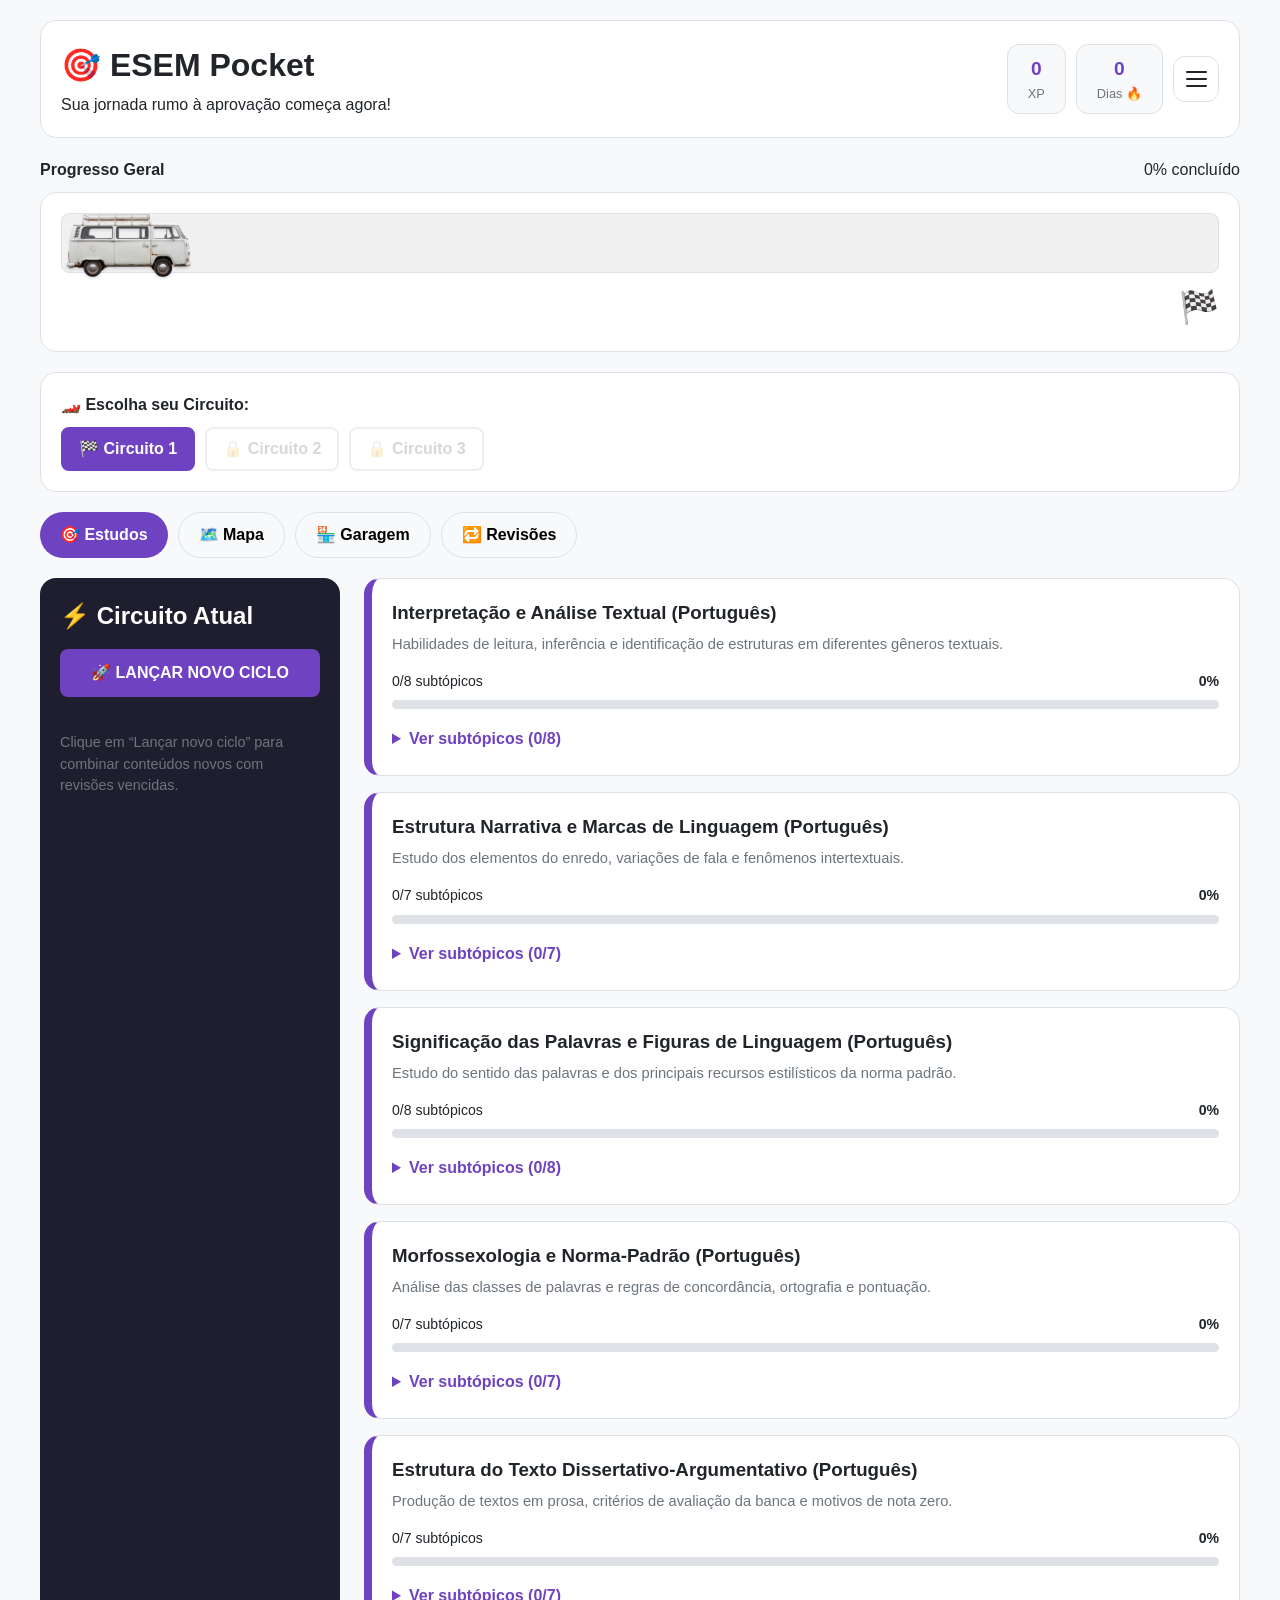
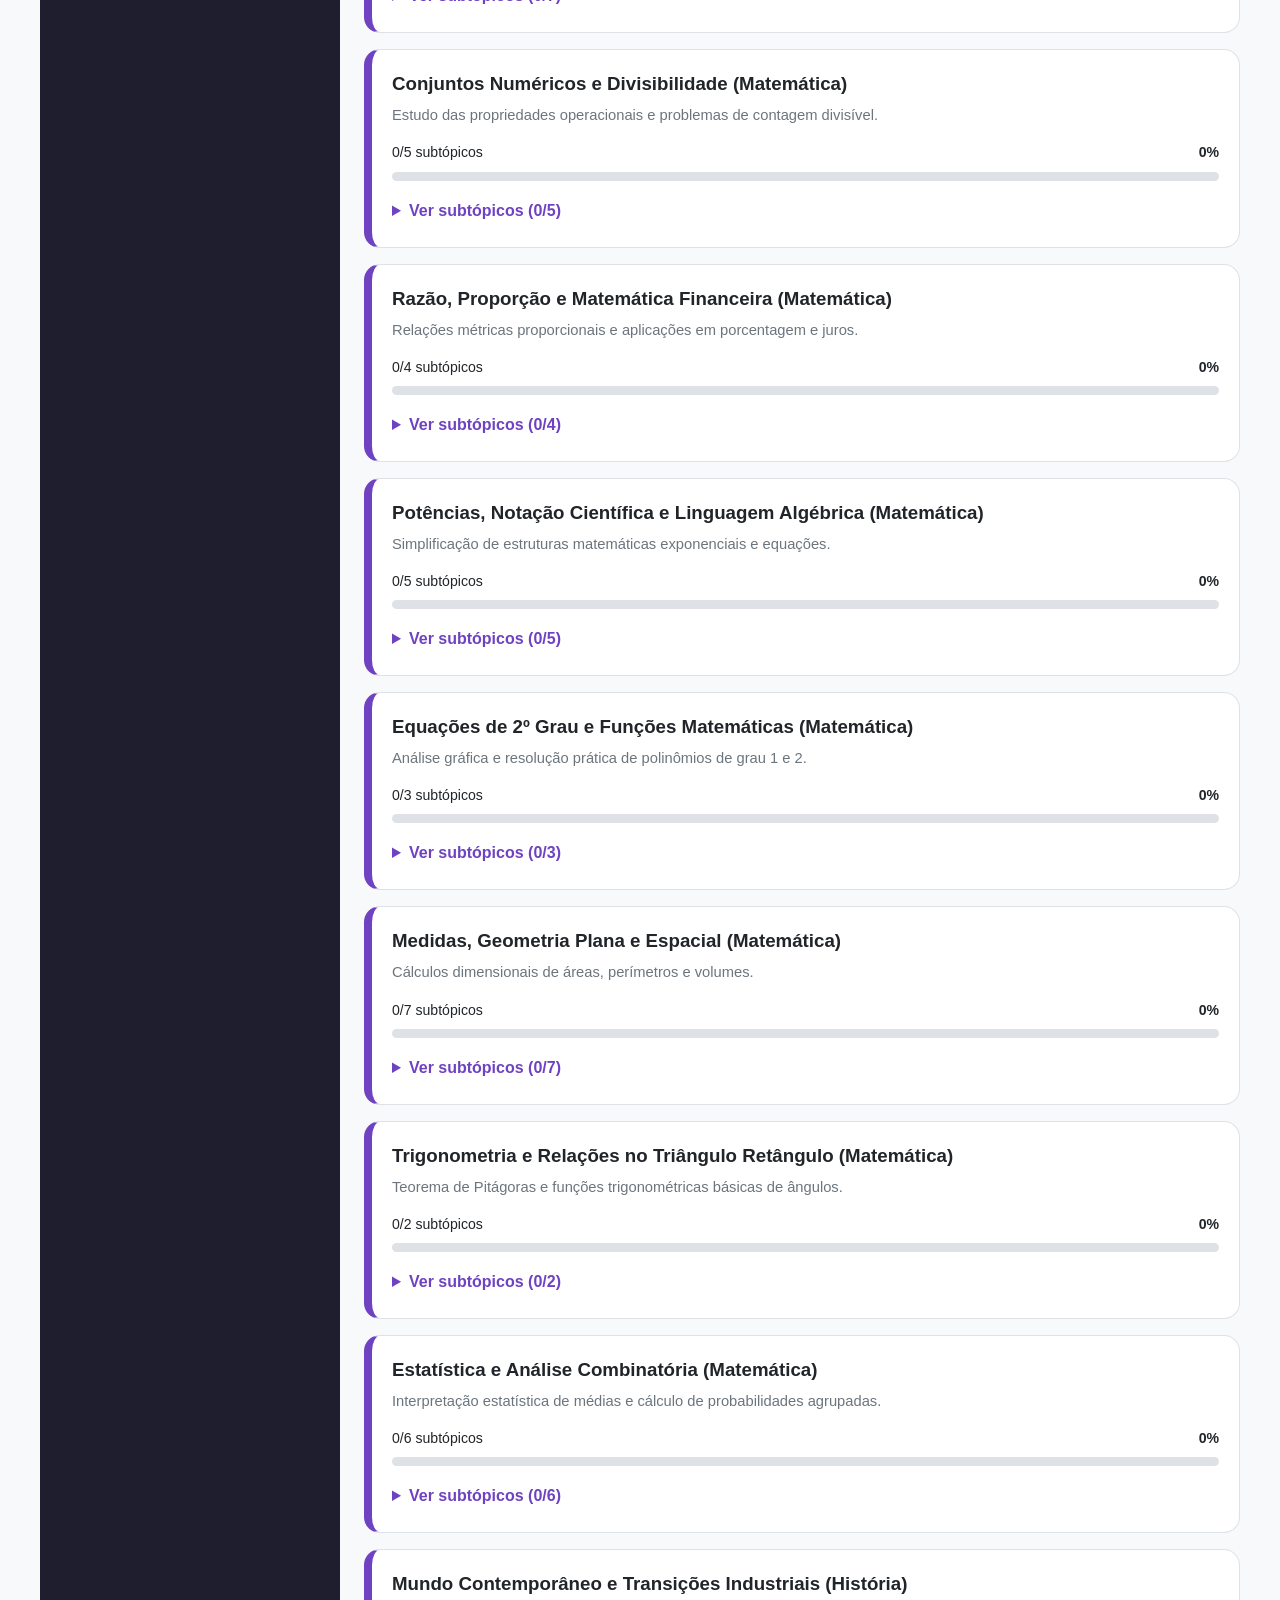
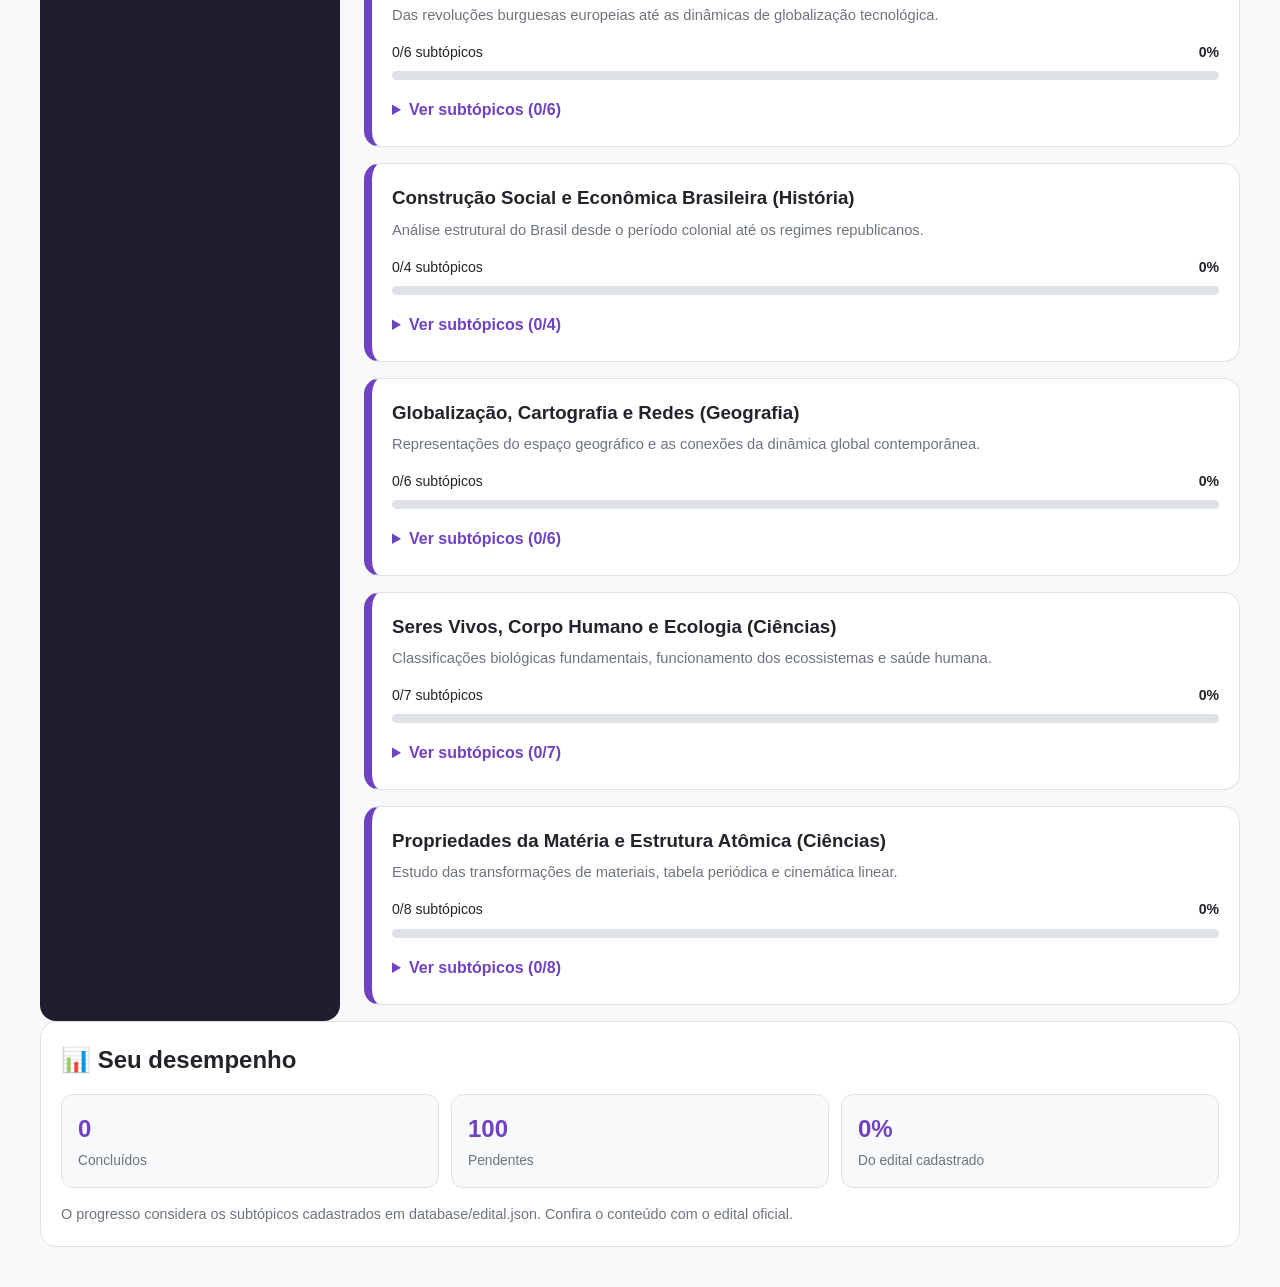
<file: js/index.html>
<!DOCTYPE html>
<html lang="pt-BR">
<head>
    <meta charset="UTF-8">
    <meta name="viewport" content="width=device-width, initial-scale=1.0">
    <title>🎯 ESEM Pocket - Seu Guia para Aprovação</title>
    <link rel="stylesheet" href="css/style.css">
</head>
<body>
<div class="container">
    <header class="app-header">
        <div class="header-left">
            <h1>🎯 ESEM Pocket</h1>
            <p>Sua jornada rumo à aprovação começa agora!</p>
        </div>
        <div class="header-right">
            <div class="stat-card"><div class="stat-number" id="xp-points">0</div><div style="font-size: 0.8rem; color: var(--text-muted);">XP</div></div>
            <div class="stat-card"><div class="stat-number" id="streak-days">0</div><div style="font-size: 0.8rem; color: var(--text-muted);">Dias 🔥</div></div>
            <div class="menu-wrap">
                <button id="menu-toggle" class="menu-toggle" aria-label="Abrir menu" aria-expanded="false" aria-controls="app-menu"><span></span><span></span><span></span></button>
                <div id="app-menu" class="app-menu" hidden>
                    <button id="save-progress-btn">💾 Salvar progresso</button>
                    <button id="load-progress-btn">📂 Carregar progresso</button>
                    <button id="reset-progress-btn">🗑️ Reset</button>
                    <button id="help-btn">❔ Ajuda</button>
                </div>
                <input id="load-progress-file" type="file" accept="application/json,.json" hidden>
            </div>
        </div>
    </header>

    <section class="progress-section">
        <div style="display: flex; justify-content: space-between; margin-bottom: 10px;">
            <strong>Progresso Geral</strong><span id="progress-text">0% Concluído</span>
        </div>
        <div class="racetrack">
            <div class="racetrack-content">
                <div class="progress-bar" id="main-progress-bar"></div>
                <img class="racing-car" id="racing-car" src="css/kombi.png" alt="Carro" />
            </div>
            <div style="text-align: right; font-size: 2rem; margin-top: 10px;">🏁</div>
        </div>
    </section>

    <div class="level-selector-container">
        <strong>🏎️ Escolha seu Circuito:</strong>
        <div class="level-filters" style="display: flex; gap: 10px; margin-top: 10px;">
            <button class="level-filter-btn active" data-study-level="1">🏁 Circuito 1</button>
            <button class="level-filter-btn" data-study-level="2" id="btn-circuit-2">🔒 Circuito 2</button>
            <button class="level-filter-btn" data-study-level="3" id="btn-circuit-3">🔒 Circuito 3</button>
        </div>
    </div>

    <div class="tabs-nav">
      <button class="tab-btn active" data-target="study-tab">🎯 Estudos</button>
      <button class="tab-btn" data-target="parent-tab">🗺️ Mapa</button>
      <button class="tab-btn" data-target="garage-tab">🏪 Garagem</button>
      <button class="tab-btn" data-target="review-tab">🔁 Revisões</button>
    </div>

    <div id="study-tab" class="tab-content active">
      <div id="controls-container"></div>
      <div class="main-layout">
          <aside class="daily-mission" style="background: #1e1e2f; color: white; padding: 20px; border-radius: 16px;">
              <h2>⚡ Circuito Atual</h2>
              <button id="btn-gerar-ciclo" class="btn" style="width: 100%; margin: 15px 0; background: #6f42c1; color: white; padding: 12px; font-weight: bold; border: none; cursor: pointer;">🚀 LANÇAR NOVO CICLO</button>
              <div id="cycle-cards-container"></div>
          </aside>
          <main class="content-section">
              <div id="topics-container"></div>
          </main>
      </div>
      <section id="stats-container" class="stats-section"></section>
    </div>

    <div id="parent-tab" class="tab-content" style="display: none;"><div id="parents-dashboard" class="parent-dashboard"></div></div>
    <div id="garage-tab" class="tab-content" style="display: none;"><div class="parent-dashboard"><h2>🏪 Concessionária</h2><div id="garage-store-container"></div></div></div>
    <div id="review-tab" class="tab-content" style="display: none;"><div id="reviews-container" class="parent-dashboard"></div></div>
</div>

<dialog id="reset-dialog" class="app-dialog">
  <h2>Reiniciar progresso?</h2>
  <p>Isso apagará o progresso salvo neste dispositivo, incluindo conteúdos concluídos, XP, ciclos, revisões e veículos desbloqueados. Essa ação não pode ser desfeita.</p>
  <div class="dialog-actions"><button id="cancel-reset" class="btn-secondary">Cancelar</button><button id="confirm-reset" class="btn-danger">Sim, reiniciar</button></div>
</dialog>

<dialog id="help-dialog" class="app-dialog help-dialog">
  <div class="help-heading"><h2>📘 Ajuda do ESEM Pocket</h2><button id="close-help" class="close-dialog" aria-label="Fechar ajuda">×</button></div>
  <p>Use este guia para conhecer as áreas do dashboard.</p>
  <section><h3>🏁 Progresso geral</h3><p>A barra mostra a proporção dos subtópicos concluídos em relação ao conteúdo cadastrado. O carro acompanha seu avanço.</p></section>
  <section><h3>🏎️ Circuitos</h3><p>Os circuitos organizam sua jornada. O Circuito 2 é liberado com 30% de progresso e o Circuito 3 com 70%.</p></section>
  <section><h3>🎯 Estudos</h3><p>Consulte disciplinas e subtópicos, marque o que concluiu e use <strong>Lançar novo ciclo</strong> para montar uma sequência de estudos e revisões pendentes.</p></section>
  <section><h3>🔁 Revisões</h3><p>Os conteúdos concluídos geram revisões programadas para os dias 0, 7 e 15. Quando vencidas, elas também podem aparecer intercaladas nos ciclos. Marque cada revisão como feita após realizá-la.</p></section>
  <section><h3>🗺️ Mapa</h3><p>Veja o resumo do progresso e o andamento por disciplina.</p></section>
  <section><h3>🏪 Garagem</h3><p>Use os pontos XP para desbloquear veículos. Alguns carros exigem que determinado circuito esteja liberado. Você pode equipar um veículo para vê-lo na barra de progresso.</p></section>
  <section><h3>💾 Salvar e carregar progresso</h3><p><strong>Salvar progresso</strong> baixa um arquivo de backup JSON. Guarde-o em local seguro. <strong>Carregar progresso</strong> permite selecionar esse arquivo para restaurar os dados neste dispositivo.</p></section>
  <section><h3>🗑️ Reset</h3><p>Apaga o progresso local e restaura o dashboard ao estado inicial. O sistema pede confirmação antes de executar.</p></section>
  <div class="dialog-actions"><button id="close-help-bottom" class="btn">Entendi</button></div>
</dialog>
<script src="js/app.js"></script>
</body>
</html>
</file>
<file: js/css/style.css>
:root {
    --bg-color: #f8f9fa;
    --card-bg: #ffffff;
    --text-color: #212529;
    --text-muted: #6c757d;
    --border-color: #dee2e6;
    --primary: #6f42c1;
    --success: #198754;
}

* { box-sizing: border-box; margin: 0; padding: 0; font-family: 'Segoe UI', Tahoma, sans-serif; }
body { background-color: var(--bg-color); color: var(--text-color); padding: 20px; }

.container { max-width: 1200px; margin: 0 auto; }

/* Header & Stats */
.app-header { background: var(--card-bg); padding: 20px; border-radius: 16px; margin-bottom: 20px; display: flex; justify-content: space-between; align-items: center; border: 1px solid var(--border-color); }
.header-right { display: flex; gap: 10px; }
.stat-card { background: var(--bg-color); padding: 10px 20px; border-radius: 12px; border: 1px solid var(--border-color); text-align: center; }
.stat-number { font-size: 1.2rem; font-weight: 800; color: var(--primary); }

/* Pista e Progresso */
.racetrack { background: var(--card-bg); padding: 20px; border-radius: 16px; position: relative; border: 1px solid var(--border-color); margin-bottom: 20px; }
.racetrack-content { height: 60px; background: #f0f0f0; position: relative; overflow: hidden; border-radius: 8px; border: 1px solid var(--border-color); }
.progress-bar { position: relative; z-index: 1; background: var(--primary); height: 100%; width: 0%; transition: width 0.5s ease; }
.racing-car { position: absolute; top: 50%; width: 100px; height: auto; transform: translateY(-50%); transition: left 0.5s ease; mix-blend-mode: normal; }

/* Tabs & Seções */
.tabs-nav { display: flex; gap: 10px; margin-bottom: 20px; }
.tab-btn { padding: 10px 20px; border-radius: 999px; border: 1px solid var(--border-color); background: transparent; cursor: pointer; font-weight: 600; }
.tab-btn.active { background: var(--primary); color: white; border: none; }
.tab-content { display: none; }
.tab-content.active { display: block; }

/* Layout Grid */
.main-layout { display: grid; grid-template-columns: 300px 1fr; gap: 24px; }
@media (max-width: 768px) { .main-layout { grid-template-columns: 1fr; } }

/* Cards */
.topic-card { background: var(--card-bg); padding: 20px; border-radius: 16px; margin-bottom: 16px; border: 1px solid var(--border-color); border-left: 8px solid var(--primary); }
.btn { padding: 10px 20px; background: var(--primary); color: white; border: none; border-radius: 8px; cursor: pointer; font-weight: bold; }
.btn:hover { opacity: 0.9; }

/* Garagem Grid */
#garage-store-container { display: grid; grid-template-columns: repeat(auto-fill, minmax(200px, 1fr)); gap: 20px; margin-top: 20px; }
.garage-card { background: var(--card-bg); padding: 15px; border-radius: 12px; border: 1px solid var(--border-color); text-align: center; cursor: pointer; transition: all 0.3s ease; }
.garage-card:hover { transform: translateY(-5px); box-shadow: 0 4px 12px rgba(0,0,0,0.1); }
.garage-card.owned { border-color: var(--success); }
.garage-card img { max-width: 100%; height: 120px; object-fit: contain; }

/* Level Filter */
.level-filter-btn { padding: 8px 16px; border-radius: 8px; border: 2px solid var(--border-color); background: transparent; cursor: pointer; font-weight: 600; transition: all 0.3s ease; }
.level-filter-btn.active { background: var(--primary); color: white; border-color: var(--primary); }
.level-filter-btn:disabled { opacity: 0.5; cursor: not-allowed; }

/* Ciclo cards */
#cycle-cards-container { display: flex; flex-direction: column; gap: 10px; margin-top: 10px; }
.cycle-card { padding: 15px; background: #333; color: white; border-radius: 8px; font-size: 0.9rem; display: flex; justify-content: space-between; align-items: center; }
.cycle-card button { padding: 5px 10px; background: var(--primary); color: white; border: none; border-radius: 5px; cursor: pointer; }
/* Melhorias de usabilidade e novos painéis */
body { line-height: 1.5; }
button, input { font: inherit; }
button:focus-visible, input:focus-visible, summary:focus-visible { outline: 3px solid #b8a0ed; outline-offset: 3px; }
.app-header h1 { margin-bottom: 4px; }
.progress-section { margin-bottom: 20px; }
.racing-car { z-index: 2; left: 0; max-height: 58px; object-fit: contain; }
.level-selector-container, .parent-summary, .stats-section { background: var(--card-bg); padding: 20px; border: 1px solid var(--border-color); border-radius: 16px; margin-bottom: 20px; }
.level-filters { flex-wrap: wrap; }
.level-filter-btn:disabled { opacity: .55; cursor: not-allowed; }
.topic-description { color: var(--text-muted); font-size: .92rem; margin-top: 6px; }
.topic-progress-label { display: flex; justify-content: space-between; gap: 12px; margin: 16px 0 8px; font-size: .88rem; }
.topic-progress-track { height: 9px; background: var(--border-color); border-radius: 99px; overflow: hidden; }
.topic-progress-fill { height: 100%; background: var(--primary); border-radius: 99px; transition: width .25s ease; }
.subtopic-details { margin-top: 14px; }
.subtopic-details summary { cursor: pointer; color: var(--primary); font-weight: 700; padding: 4px 0; }
.subtopic-list { display: grid; gap: 8px; margin-top: 10px; }
.subtopic-row { display: flex; align-items: flex-start; gap: 10px; padding: 10px; border-radius: 8px; background: #f8f7fb; cursor: pointer; }
.subtopic-row input { margin-top: 5px; accent-color: var(--success); flex: 0 0 auto; }
.subtopic-row.is-done span { color: var(--text-muted); text-decoration: line-through; }
.cycle-card { gap: 12px; align-items: center; }
.cycle-card span { flex: 1; }
.btn-complete, .garage-action { border: 0; border-radius: 8px; padding: 9px 12px; background: var(--primary); color: #fff; font-weight: 700; cursor: pointer; }
.btn-complete.done { background: var(--success); }
.btn-complete:hover:not(:disabled), .garage-action:hover:not(:disabled) { filter: brightness(.94); }
.garage-action { width: 100%; margin-top: 12px; }
.garage-action:disabled { opacity: .65; cursor: not-allowed; }
.garage-card h4 { margin-top: 8px; }
.car-price { color: var(--text-muted); font-size: .88rem; margin-top: 4px; }
.summary-grid { display: grid; grid-template-columns: repeat(auto-fit, minmax(130px, 1fr)); gap: 12px; margin: 16px 0; }
.summary-tile { display: flex; flex-direction: column; gap: 4px; padding: 16px; border: 1px solid var(--border-color); background: var(--bg-color); border-radius: 12px; }
.summary-tile strong { color: var(--primary); font-size: 1.5rem; }
.summary-tile span { color: var(--text-muted); font-size: .86rem; }
.parent-summary h2, .parent-summary h3, .stats-section h2 { margin-bottom: 8px; }
.muted-note, .empty-state { color: var(--text-muted); font-size: .9rem; margin-top: 10px; }
.discipline-progress { display: grid; gap: 14px; margin-top: 14px; }
.discipline-row > div:first-child { display: flex; justify-content: space-between; gap: 10px; margin-bottom: 6px; font-size: .9rem; }
.discipline-row > div:first-child span { color: var(--text-muted); }
@media (max-width: 600px) {
  body { padding: 10px; }
  .app-header { align-items: flex-start; flex-direction: column; gap: 14px; }
  .header-right { width: 100%; }
  .stat-card { flex: 1; }
  .tabs-nav { flex-wrap: wrap; }
  .tab-btn { flex: 1; padding: 10px 12px; }
  .cycle-card { align-items: stretch; flex-direction: column; }
  .level-filter-btn { flex: 1; }
  .topic-card, .parent-summary, .stats-section { padding: 15px; }
}

/* Menu superior e ferramentas de progresso */
.header-right { align-items: center; }
.menu-wrap { position: relative; z-index: 20; }
.menu-toggle { width: 46px; height: 46px; display: flex; flex-direction: column; justify-content: center; align-items: center; gap: 5px; background: var(--card-bg); border: 1px solid var(--border-color); border-radius: 12px; cursor: pointer; }
.menu-toggle span { display: block; width: 21px; height: 2px; border-radius: 3px; background: var(--text-color); }
.app-menu { position: absolute; top: calc(100% + 8px); right: 0; width: 225px; padding: 7px; background: var(--card-bg); border: 1px solid var(--border-color); box-shadow: 0 12px 32px rgba(0,0,0,.16); border-radius: 12px; }
.app-menu[hidden] { display: none; }
.app-menu button { display: block; width: 100%; padding: 11px 12px; border: 0; border-radius: 8px; background: transparent; color: var(--text-color); text-align: left; cursor: pointer; }
.app-menu button:hover { background: var(--bg-color); }
.racetrack-content { overflow: visible; }
.racing-car { width: 132px; max-height: 86px; max-width: none; top: 50%; z-index: 10; mix-blend-mode: normal; filter: drop-shadow(0 2px 1px rgba(0,0,0,.12)); }
.progress-bar { border-radius: 8px; }
.app-dialog { width: min(560px, calc(100% - 28px)); max-height: 85vh; overflow: auto; margin: auto; padding: 24px; border: 1px solid var(--border-color); border-radius: 18px; color: var(--text-color); background: var(--card-bg); box-shadow: 0 24px 70px rgba(0,0,0,.28); }
.app-dialog::backdrop { background: rgba(18, 16, 28, .58); }
.app-dialog h2 { margin: 0 0 12px; }
.app-dialog p { line-height: 1.6; color: var(--text-muted); }
.dialog-actions { display: flex; justify-content: flex-end; gap: 10px; margin-top: 22px; }
.btn-secondary, .btn-danger, .close-dialog { border: 0; border-radius: 8px; padding: 10px 15px; cursor: pointer; font-weight: 700; }
.btn-secondary { background: var(--bg-color); color: var(--text-color); border: 1px solid var(--border-color); }
.btn-danger { background: #b42318; color: white; }
.help-dialog section { padding: 14px 0; border-bottom: 1px solid var(--border-color); }
.help-dialog section h3 { margin-bottom: 5px; font-size: 1rem; }
.help-heading { display: flex; justify-content: space-between; align-items: flex-start; gap: 12px; }
.close-dialog { font-size: 1.4rem; line-height: 1; padding: 4px 10px; background: var(--bg-color); }
@media (max-width: 600px) { .header-right { align-items: center; flex-wrap: wrap; } .menu-wrap { margin-left: auto; } .racing-car { width: 112px; } .app-dialog { padding: 18px; } }

/* Ação secundária para devolver veículos e estornar o XP gasto. */
.return-vehicle-action { background: #8b3f3f; margin-top: 8px; }
.return-vehicle-action:hover:not(:disabled) { background: #733333; }

.question-support{background:#f7f9fc;border-left:4px solid #4b6cb7;padding:14px 16px;margin:12px 0;border-radius:8px;white-space:normal;line-height:1.65}.question-support h4{margin:0 0 8px;color:#243b64}.question-support p{margin:0;white-space:pre-wrap}
</file>
